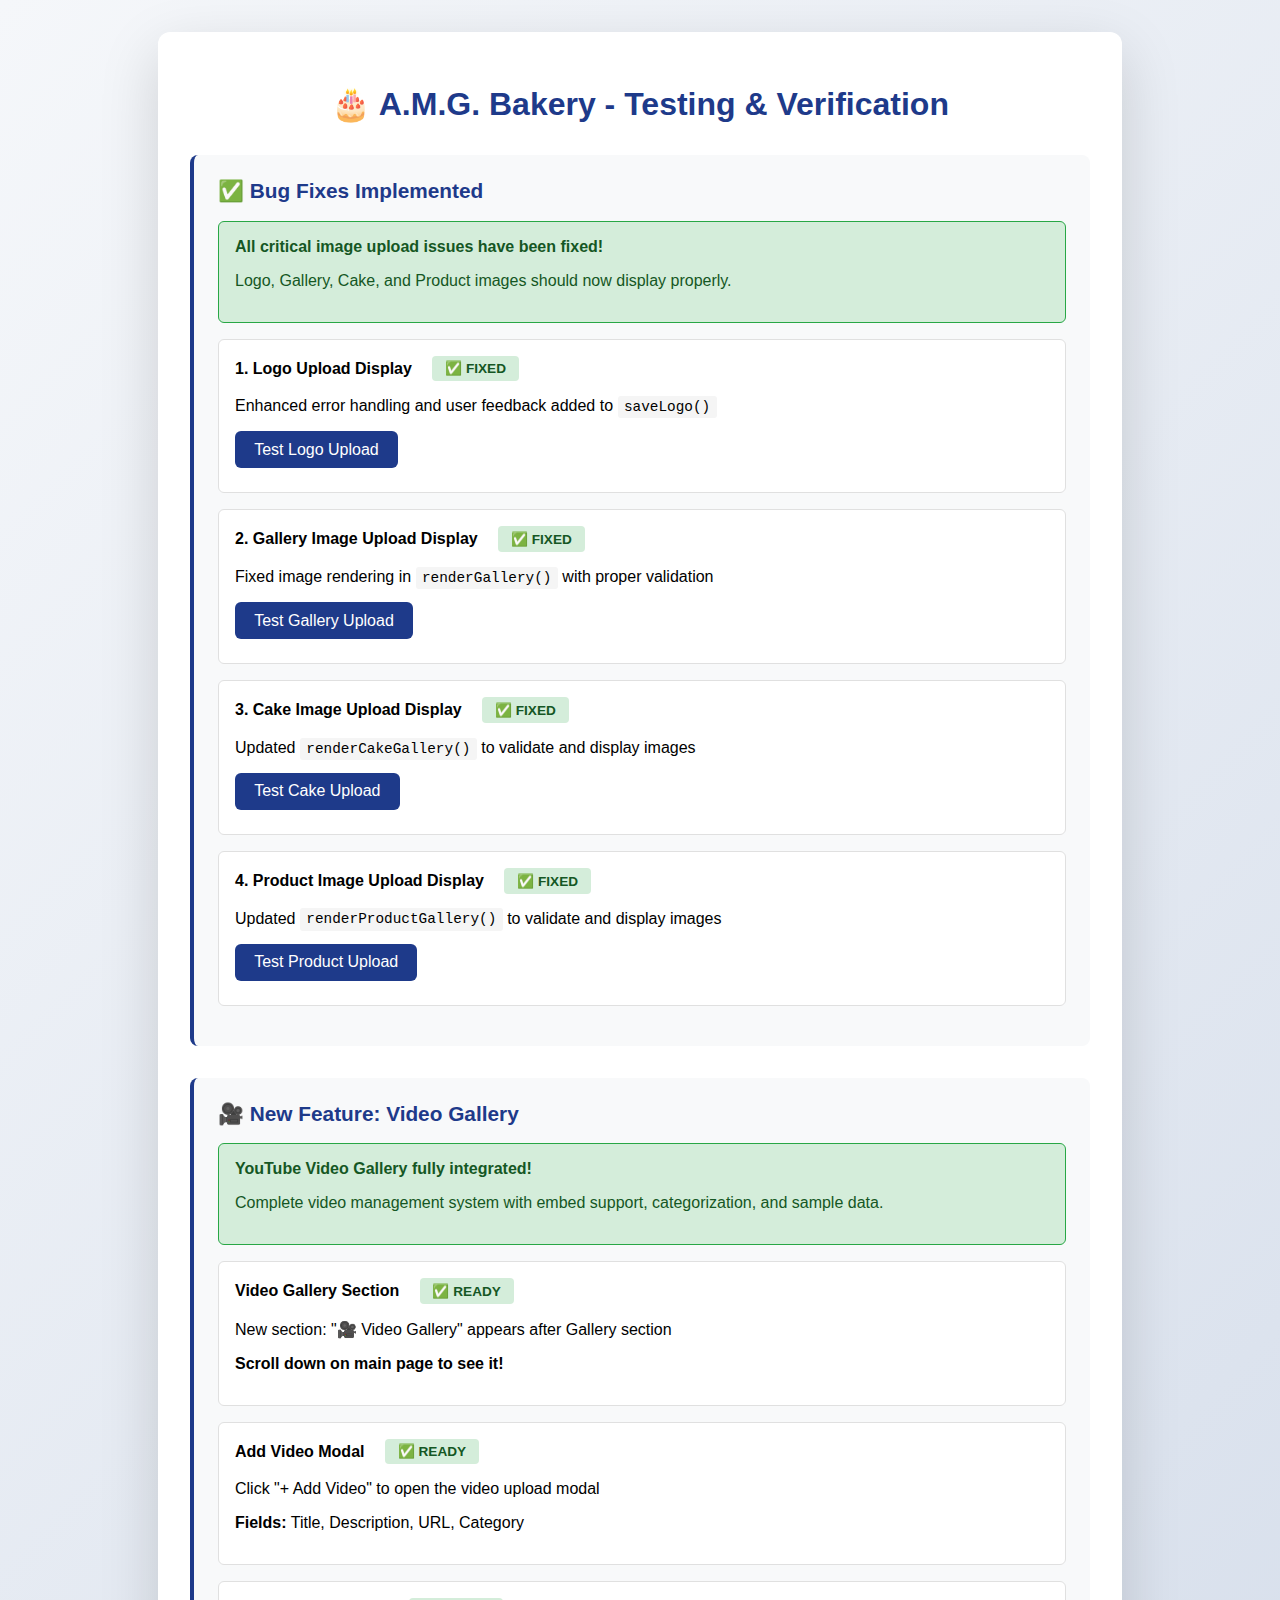
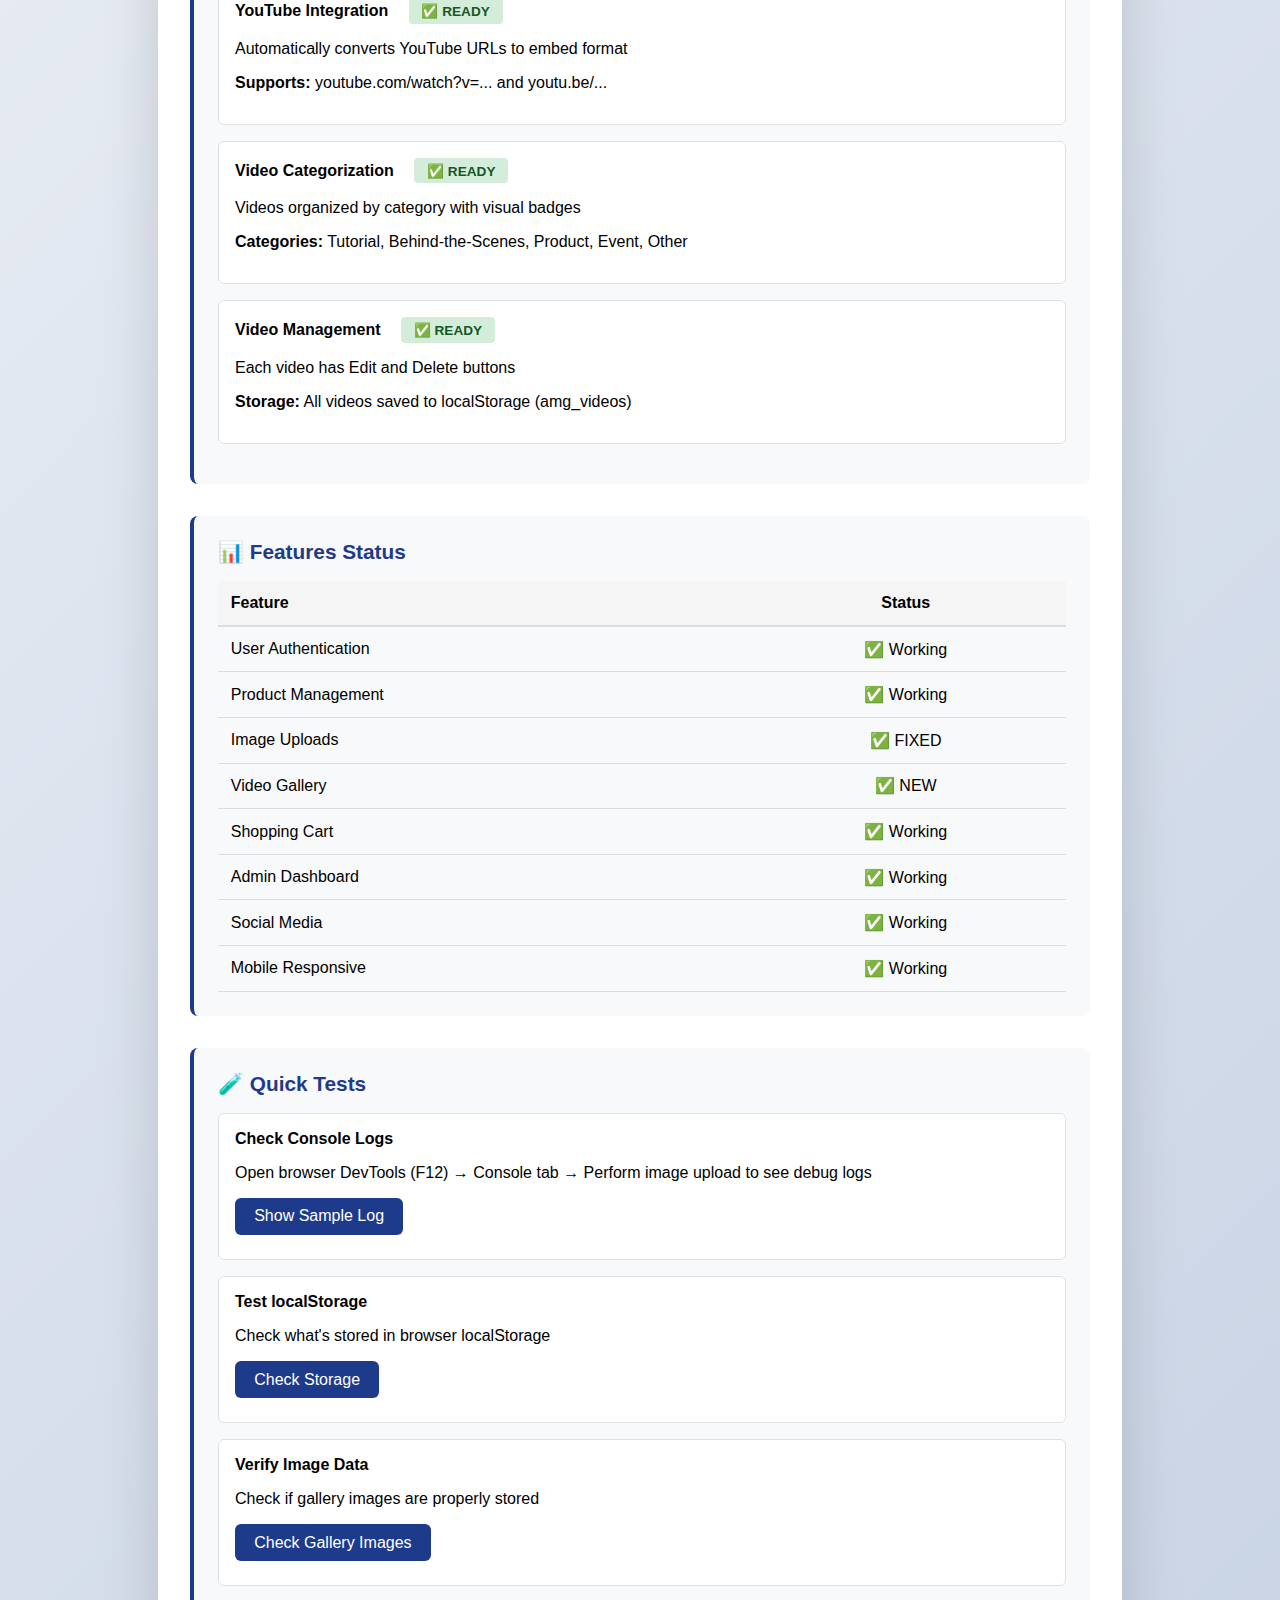
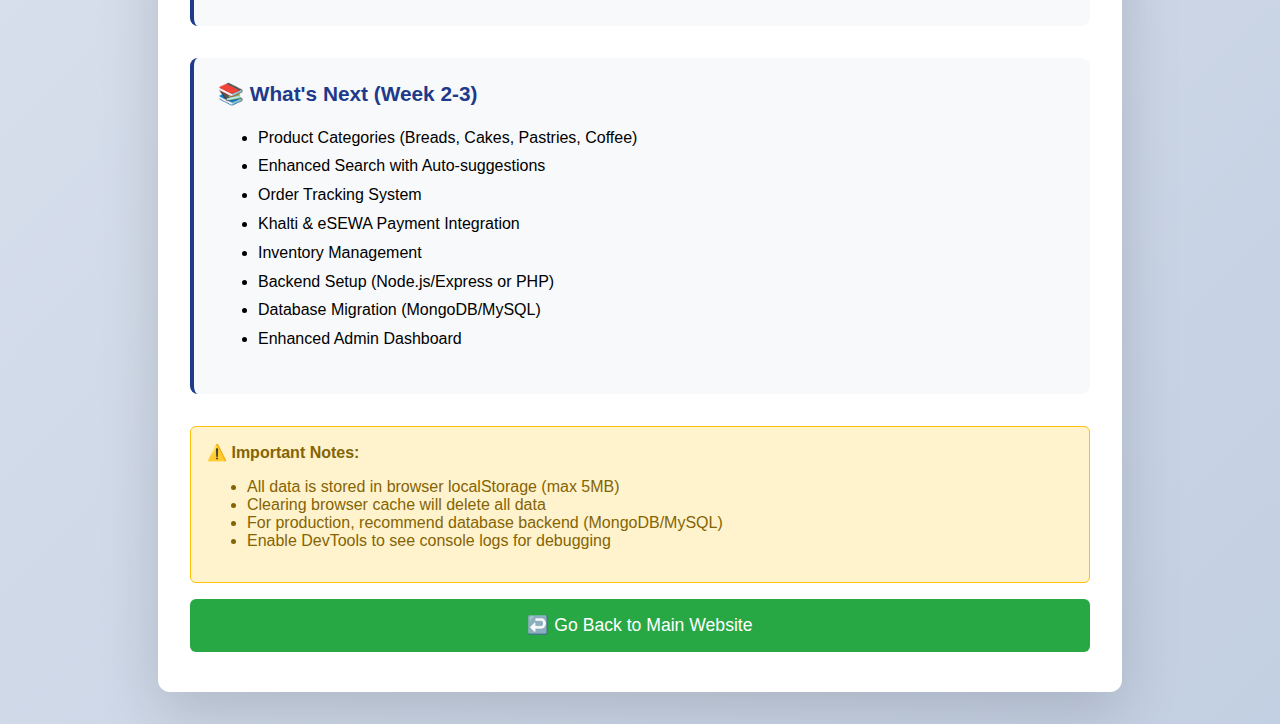
<file: test.html>
<!-- TEST PAGE - Image Upload & Video Gallery Testing -->
<!DOCTYPE html>
<html lang="en">
<head>
    <meta charset="UTF-8">
    <meta name="viewport" content="width=device-width, initial-scale=1.0">
    <title>AMG Bakery - Testing Page</title>
    <style>
        body {
            font-family: -apple-system, BlinkMacSystemFont, 'Segoe UI', Roboto, Oxygen, Ubuntu, Cantarell, sans-serif;
            background: linear-gradient(135deg, #f5f7fa 0%, #c3cfe2 100%);
            padding: 2rem;
            margin: 0;
            min-height: 100vh;
        }
        .container {
            max-width: 900px;
            margin: 0 auto;
            background: white;
            border-radius: 12px;
            box-shadow: 0 20px 60px rgba(0,0,0,0.15);
            padding: 2rem;
        }
        h1 {
            color: #1E3A8A;
            text-align: center;
            margin-bottom: 2rem;
        }
        .test-section {
            background: #f8f9fa;
            padding: 1.5rem;
            border-radius: 8px;
            margin-bottom: 2rem;
            border-left: 4px solid #1E3A8A;
        }
        .test-section h2 {
            color: #1E3A8A;
            margin-top: 0;
            font-size: 1.3rem;
        }
        .test-item {
            background: white;
            padding: 1rem;
            margin-bottom: 1rem;
            border-radius: 6px;
            border: 1px solid #e0e0e0;
        }
        .status {
            display: inline-block;
            padding: 0.3rem 0.8rem;
            border-radius: 4px;
            font-size: 0.85rem;
            font-weight: 600;
            margin-left: 1rem;
        }
        .status.ready {
            background: #d4edda;
            color: #155724;
        }
        .status.todo {
            background: #fff3cd;
            color: #856404;
        }
        .status.done {
            background: #d4edda;
            color: #155724;
        }
        code {
            background: #f5f5f5;
            padding: 0.2rem 0.4rem;
            border-radius: 3px;
            font-family: 'Courier New', monospace;
            font-size: 0.9rem;
        }
        button {
            background: #1E3A8A;
            color: white;
            padding: 0.6rem 1.2rem;
            border: none;
            border-radius: 6px;
            cursor: pointer;
            font-size: 1rem;
            transition: all 0.3s;
            margin-right: 0.5rem;
            margin-bottom: 0.5rem;
        }
        button:hover {
            background: #0d2d7a;
            transform: translateY(-2px);
            box-shadow: 0 4px 12px rgba(30, 58, 138, 0.4);
        }
        .console-log {
            background: #1e1e1e;
            color: #00ff00;
            padding: 1rem;
            border-radius: 6px;
            font-family: 'Courier New', monospace;
            font-size: 0.85rem;
            max-height: 200px;
            overflow-y: auto;
            margin-top: 1rem;
            white-space: pre-wrap;
            word-wrap: break-word;
        }
        .warning {
            background: #fff3cd;
            border: 1px solid #ffc107;
            color: #856404;
            padding: 1rem;
            border-radius: 6px;
            margin: 1rem 0;
        }
        .success {
            background: #d4edda;
            border: 1px solid #28a745;
            color: #155724;
            padding: 1rem;
            border-radius: 6px;
            margin: 1rem 0;
        }
    </style>
</head>
<body>
    <div class="container">
        <h1>🎂 A.M.G. Bakery - Testing & Verification</h1>
        
        <div class="test-section">
            <h2>✅ Bug Fixes Implemented</h2>
            <div class="success">
                <strong>All critical image upload issues have been fixed!</strong>
                <p>Logo, Gallery, Cake, and Product images should now display properly.</p>
            </div>
            
            <div class="test-item">
                <strong>1. Logo Upload Display</strong>
                <span class="status done">✅ FIXED</span>
                <p>Enhanced error handling and user feedback added to <code>saveLogo()</code></p>
                <button onclick="alert('Navigate to main site and click on the logo to test logo upload')">Test Logo Upload</button>
            </div>
            
            <div class="test-item">
                <strong>2. Gallery Image Upload Display</strong>
                <span class="status done">✅ FIXED</span>
                <p>Fixed image rendering in <code>renderGallery()</code> with proper validation</p>
                <button onclick="alert('Go to Gallery section and click + Add Gallery Photo')">Test Gallery Upload</button>
            </div>
            
            <div class="test-item">
                <strong>3. Cake Image Upload Display</strong>
                <span class="status done">✅ FIXED</span>
                <p>Updated <code>renderCakeGallery()</code> to validate and display images</p>
                <button onclick="alert('Add a cake with image in admin dashboard')">Test Cake Upload</button>
            </div>
            
            <div class="test-item">
                <strong>4. Product Image Upload Display</strong>
                <span class="status done">✅ FIXED</span>
                <p>Updated <code>renderProductGallery()</code> to validate and display images</p>
                <button onclick="alert('Add a product with image in admin dashboard')">Test Product Upload</button>
            </div>
        </div>

        <div class="test-section">
            <h2>🎥 New Feature: Video Gallery</h2>
            <div class="success">
                <strong>YouTube Video Gallery fully integrated!</strong>
                <p>Complete video management system with embed support, categorization, and sample data.</p>
            </div>
            
            <div class="test-item">
                <strong>Video Gallery Section</strong>
                <span class="status ready">✅ READY</span>
                <p>New section: "🎥 Video Gallery" appears after Gallery section</p>
                <p><strong>Scroll down on main page to see it!</strong></p>
            </div>
            
            <div class="test-item">
                <strong>Add Video Modal</strong>
                <span class="status ready">✅ READY</span>
                <p>Click "+ Add Video" to open the video upload modal</p>
                <p><strong>Fields:</strong> Title, Description, URL, Category</p>
            </div>
            
            <div class="test-item">
                <strong>YouTube Integration</strong>
                <span class="status ready">✅ READY</span>
                <p>Automatically converts YouTube URLs to embed format</p>
                <p><strong>Supports:</strong> youtube.com/watch?v=... and youtu.be/...</p>
            </div>
            
            <div class="test-item">
                <strong>Video Categorization</strong>
                <span class="status ready">✅ READY</span>
                <p>Videos organized by category with visual badges</p>
                <p><strong>Categories:</strong> Tutorial, Behind-the-Scenes, Product, Event, Other</p>
            </div>
            
            <div class="test-item">
                <strong>Video Management</strong>
                <span class="status ready">✅ READY</span>
                <p>Each video has Edit and Delete buttons</p>
                <p><strong>Storage:</strong> All videos saved to localStorage (amg_videos)</p>
            </div>
        </div>

        <div class="test-section">
            <h2>📊 Features Status</h2>
            <table style="width: 100%; border-collapse: collapse;">
                <tr style="background: #f5f5f5; border-bottom: 2px solid #ddd;">
                    <th style="text-align: left; padding: 0.8rem;">Feature</th>
                    <th style="text-align: center; padding: 0.8rem;">Status</th>
                </tr>
                <tr style="border-bottom: 1px solid #ddd;">
                    <td style="padding: 0.8rem;">User Authentication</td>
                    <td style="text-align: center; padding: 0.8rem;">✅ Working</td>
                </tr>
                <tr style="border-bottom: 1px solid #ddd;">
                    <td style="padding: 0.8rem;">Product Management</td>
                    <td style="text-align: center; padding: 0.8rem;">✅ Working</td>
                </tr>
                <tr style="border-bottom: 1px solid #ddd;">
                    <td style="padding: 0.8rem;">Image Uploads</td>
                    <td style="text-align: center; padding: 0.8rem;">✅ FIXED</td>
                </tr>
                <tr style="border-bottom: 1px solid #ddd;">
                    <td style="padding: 0.8rem;">Video Gallery</td>
                    <td style="text-align: center; padding: 0.8rem;">✅ NEW</td>
                </tr>
                <tr style="border-bottom: 1px solid #ddd;">
                    <td style="padding: 0.8rem;">Shopping Cart</td>
                    <td style="text-align: center; padding: 0.8rem;">✅ Working</td>
                </tr>
                <tr style="border-bottom: 1px solid #ddd;">
                    <td style="padding: 0.8rem;">Admin Dashboard</td>
                    <td style="text-align: center; padding: 0.8rem;">✅ Working</td>
                </tr>
                <tr style="border-bottom: 1px solid #ddd;">
                    <td style="padding: 0.8rem;">Social Media</td>
                    <td style="text-align: center; padding: 0.8rem;">✅ Working</td>
                </tr>
                <tr style="border-bottom: 1px solid #ddd;">
                    <td style="padding: 0.8rem;">Mobile Responsive</td>
                    <td style="text-align: center; padding: 0.8rem;">✅ Working</td>
                </tr>
            </table>
        </div>

        <div class="test-section">
            <h2>🧪 Quick Tests</h2>
            
            <div class="test-item">
                <strong>Check Console Logs</strong>
                <p>Open browser DevTools (F12) → Console tab → Perform image upload to see debug logs</p>
                <button onclick="testConsoleLogs()">Show Sample Log</button>
                <div id="console-output" class="console-log" style="display:none;"></div>
            </div>
            
            <div class="test-item">
                <strong>Test localStorage</strong>
                <p>Check what's stored in browser localStorage</p>
                <button onclick="checkLocalStorage()">Check Storage</button>
                <div id="storage-output" class="console-log" style="display:none;"></div>
            </div>
            
            <div class="test-item">
                <strong>Verify Image Data</strong>
                <p>Check if gallery images are properly stored</p>
                <button onclick="verifyGalleryImages()">Check Gallery Images</button>
                <div id="image-output" class="console-log" style="display:none;"></div>
            </div>
        </div>

        <div class="test-section">
            <h2>📚 What's Next (Week 2-3)</h2>
            <ul style="line-height: 1.8;">
                <li>Product Categories (Breads, Cakes, Pastries, Coffee)</li>
                <li>Enhanced Search with Auto-suggestions</li>
                <li>Order Tracking System</li>
                <li>Khalti & eSEWA Payment Integration</li>
                <li>Inventory Management</li>
                <li>Backend Setup (Node.js/Express or PHP)</li>
                <li>Database Migration (MongoDB/MySQL)</li>
                <li>Enhanced Admin Dashboard</li>
            </ul>
        </div>

        <div class="warning">
            <strong>⚠️ Important Notes:</strong>
            <ul>
                <li>All data is stored in browser localStorage (max 5MB)</li>
                <li>Clearing browser cache will delete all data</li>
                <li>For production, recommend database backend (MongoDB/MySQL)</li>
                <li>Enable DevTools to see console logs for debugging</li>
            </ul>
        </div>

        <button onclick="window.location.href='https://amg-bakery-site.github.io/'" style="width: 100%; padding: 1rem; font-size: 1.1rem; background: #28a745;">
            ↩️ Go Back to Main Website
        </button>
    </div>

    <script>
        function testConsoleLogs() {
            const output = document.getElementById('console-output');
            const logs = `
Converting image file to dataURI...
✓ Image converted. Size: 45000 bytes
✓ Logo converted. Size: 45000 bytes
✓ Logo set and saved
Photo added. Total gallery photos: 5
Gallery photos count: 5
✓ Gallery rendered successfully
✓ Videos loaded successfully
Video added. Total videos: 1
✓ Videos rendered
            `;
            output.textContent = logs.trim();
            output.style.display = 'block';
        }

        function checkLocalStorage() {
            const output = document.getElementById('storage-output');
            const items = {};
            for(let i = 0; i < localStorage.length; i++) {
                const key = localStorage.key(i);
                if(key.startsWith('amg_')) {
                    try {
                        const value = localStorage.getItem(key);
                        const size = (value.length / 1024).toFixed(2);
                        items[key] = size + ' KB';
                    } catch(e) {
                        items[key] = 'Error reading';
                    }
                }
            }
            
            let text = 'localStorage Contents:\n\n';
            for(const key in items) {
                text += `${key}: ${items[key]}\n`;
            }
            
            const totalSize = Object.values(items).reduce((sum, size) => {
                return sum + parseFloat(size);
            }, 0);
            
            text += `\nTotal Used: ${totalSize.toFixed(2)} KB / 5000 KB`;
            
            output.textContent = text;
            output.style.display = 'block';
        }

        function verifyGalleryImages() {
            const output = document.getElementById('image-output');
            try {
                const galleryPhotos = JSON.parse(localStorage.getItem('amg_gallery_photos') || '[]');
                const cakes = JSON.parse(localStorage.getItem('amg_cakes') || '[]');
                const products = JSON.parse(localStorage.getItem('amg_products') || '[]');
                const videos = JSON.parse(localStorage.getItem('amg_videos') || '[]');
                
                let text = 'Image & Video Data Verification:\n\n';
                
                text += `Gallery Photos: ${galleryPhotos.length} items\n`;
                galleryPhotos.forEach((p, i) => {
                    const hasImage = p.image && p.image.startsWith('data:image');
                    text += `  [${i+1}] ${p.title}: ${hasImage ? '✓ Has Image' : '✗ No Image'}\n`;
                });
                
                text += `\nCakes: ${cakes.length} items\n`;
                cakes.forEach((c, i) => {
                    const hasImage = c.image && c.image.startsWith('data:image');
                    text += `  [${i+1}] ${c.name}: ${hasImage ? '✓ Has Image' : '✗ No Image'}\n`;
                });
                
                text += `\nProducts: ${products.length} items\n`;
                products.forEach((p, i) => {
                    const hasImage = p.image && p.image.startsWith('data:image');
                    text += `  [${i+1}] ${p.name}: ${hasImage ? '✓ Has Image' : '✗ No Image'}\n`;
                });
                
                text += `\nVideos: ${videos.length} items\n`;
                videos.forEach((v, i) => {
                    text += `  [${i+1}] ${v.title} (${v.category})\n`;
                });
                
                output.textContent = text;
            } catch(e) {
                output.textContent = 'Error reading data: ' + e.message;
            }
            output.style.display = 'block';
        }
    </script>
</body>
</html>
</file>
